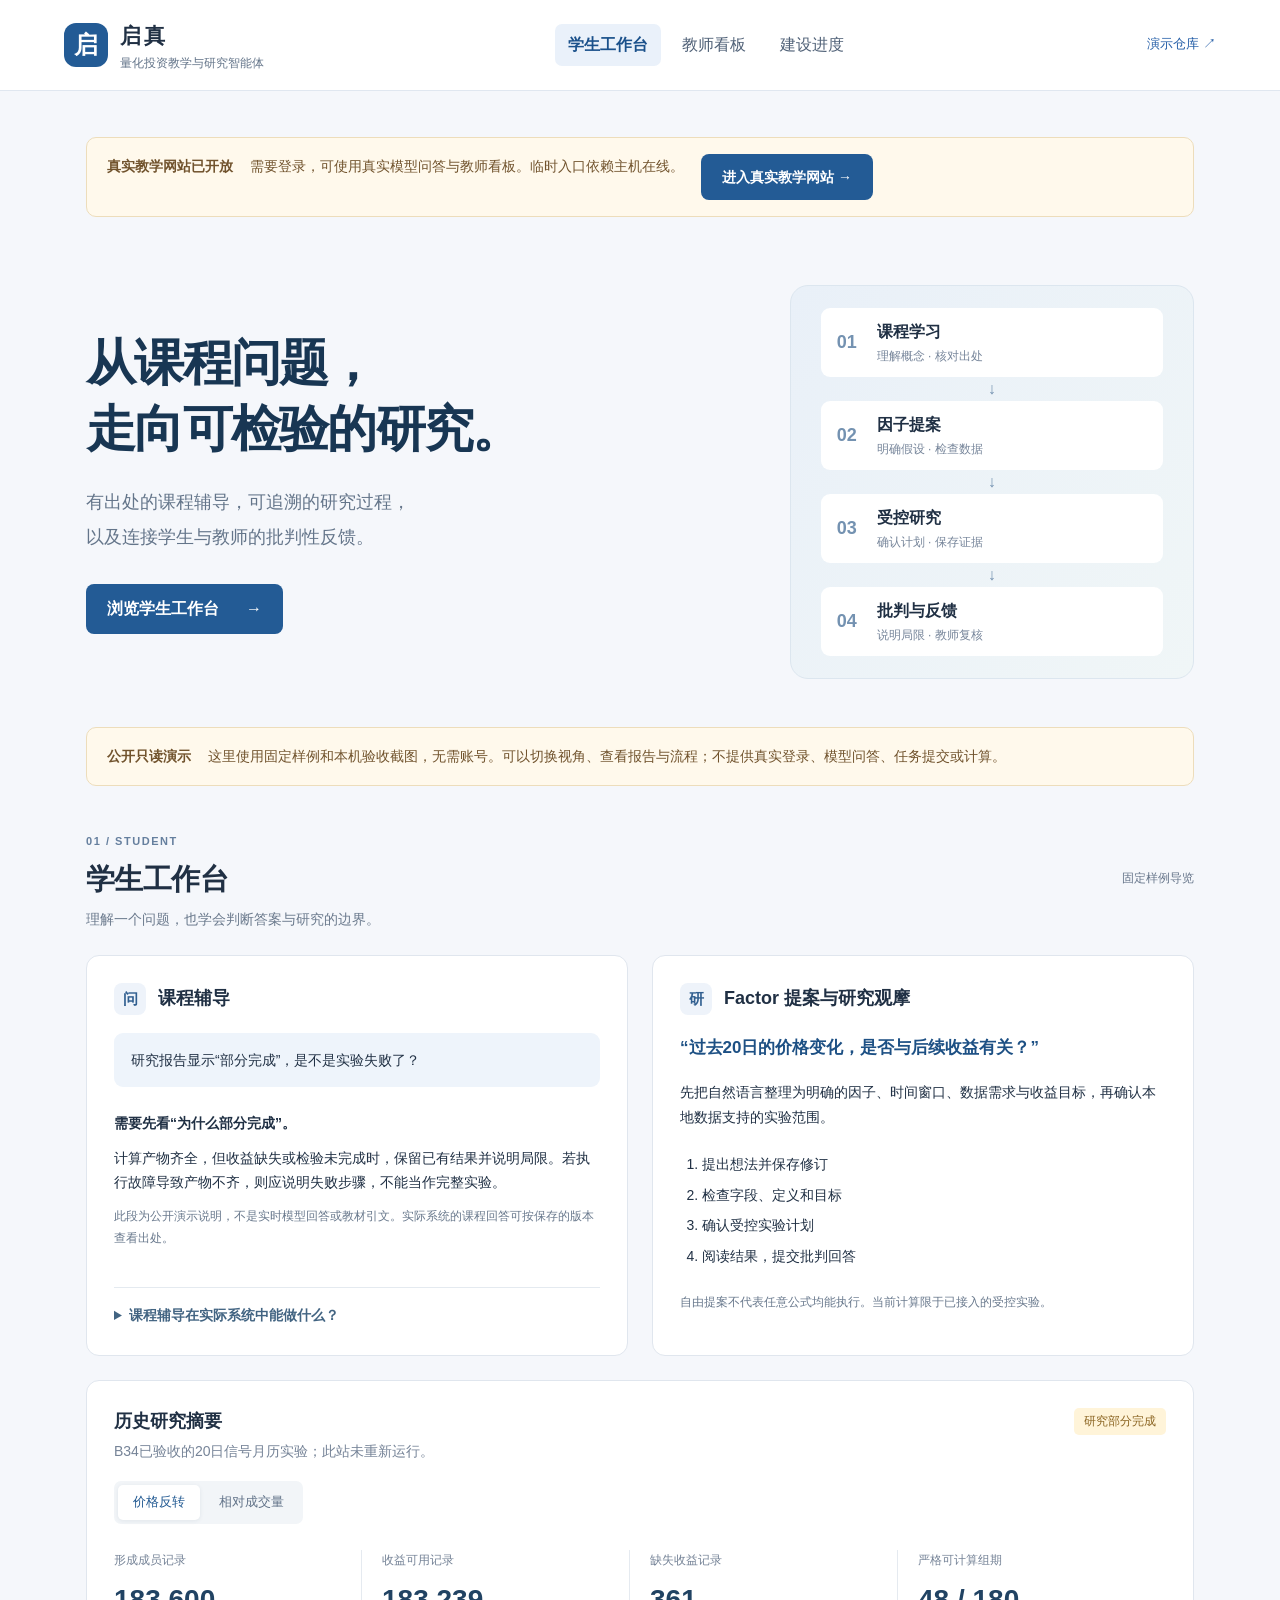
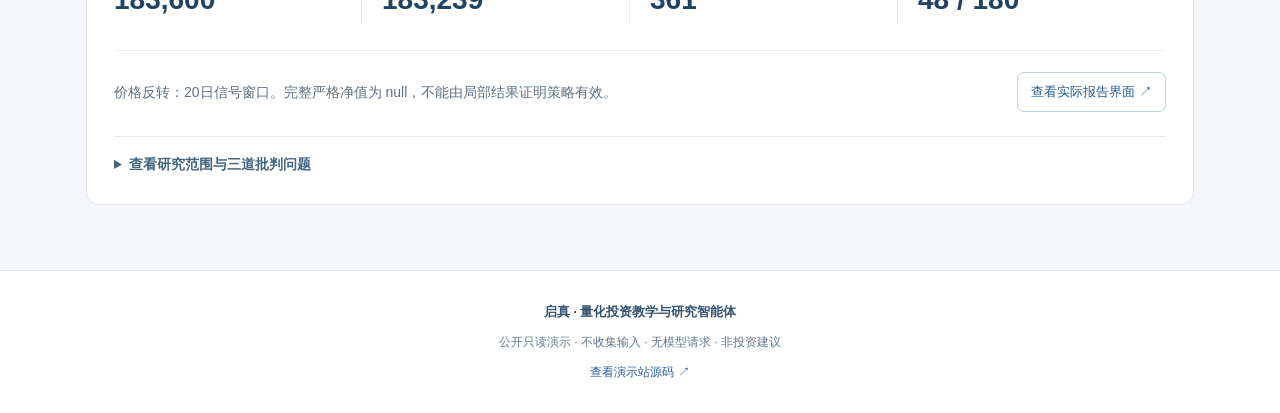
<file: index.html>
<!doctype html>
<html lang="zh-CN"><head><meta charset="utf-8"><meta name="viewport" content="width=device-width, initial-scale=1"><meta name="description" content="启真：量化投资教学与研究智能体。学生学习、因子提案、研究报告与教师反馈的公开只读演示。"><meta name="color-scheme" content="light"><title>启真 · 量化投资教学与研究智能体</title><link rel="stylesheet" href="styles.css"><script src="app.js" defer></script></head>
<body><a class="skip" href="#main">跳到主要内容</a><header class="topbar"><a class="brand" href="#student"><span class="mark" aria-hidden="true">启</span><span><b>启真</b><small>量化投资教学与研究智能体</small></span></a><nav aria-label="演示视角"><a href="#student" data-view="student">学生工作台</a><a href="#teacher" data-view="teacher">教师看板</a><a href="#progress" data-view="progress">建设进度</a></nav><a class="repo-link" href="https://github.com/wangzihao0726/qizhenwenzhi-demo" target="_blank" rel="noopener noreferrer">演示仓库 ↗</a></header>
<main id="main"><div class="notice"><b>真实教学网站已开放</b><span>需要登录，可使用真实模型问答与教师看板。临时入口依赖主机在线。</span><a class="primary" href="live.html">进入真实教学网站 →</a></div><section class="hero"><div><h1>从课程问题，<br>走向可检验的研究。</h1><p>有出处的课程辅导，可追溯的研究过程，<br class="desktop-break">以及连接学生与教师的批判性反馈。</p><a class="primary" href="#student" id="explore">浏览学生工作台 <span aria-hidden="true">→</span></a></div><div class="hero-map" aria-label="课程学习、因子提案、受控研究、教师反馈四个步骤"><div><span>01</span><b>课程学习</b><small>理解概念 · 核对出处</small></div><i aria-hidden="true">↓</i><div><span>02</span><b>因子提案</b><small>明确假设 · 检查数据</small></div><i aria-hidden="true">↓</i><div><span>03</span><b>受控研究</b><small>确认计划 · 保存证据</small></div><i aria-hidden="true">↓</i><div><span>04</span><b>批判与反馈</b><small>说明局限 · 教师复核</small></div></div></section>
<div class="notice"><b>公开只读演示</b><span>这里使用固定样例和本机验收截图，无需账号。可以切换视角、查看报告与流程；不提供真实登录、模型问答、任务提交或计算。</span></div>
<section id="student" class="view" aria-labelledby="student-title"><div class="section-head"><div><span class="section-number">01 / STUDENT</span><h2 id="student-title">学生工作台</h2><p>理解一个问题，也学会判断答案与研究的边界。</p></div><span class="quiet">固定样例导览</span></div>
<div class="two-col"><article class="panel"><div class="panel-title"><span class="icon" aria-hidden="true">问</span><h3>课程辅导</h3></div><p class="bubble">研究报告显示“部分完成”，是不是实验失败了？</p><div class="answer"><b>需要先看“为什么部分完成”。</b><p>计算产物齐全，但收益缺失或检验未完成时，保留已有结果并说明局限。若执行故障导致产物不齐，则应说明失败步骤，不能当作完整实验。</p><p class="muted">此段为公开演示说明，不是实时模型回答或教材引文。实际系统的课程回答可按保存的版本查看出处。</p></div><details><summary>课程辅导在实际系统中能做什么？</summary><ul><li>课程概念与实验步骤解释。</li><li>分级提示、代码与报错的静态诊断。</li><li>查看回答引用的语料版本、片段与审核状态。</li></ul></details></article>
<article class="panel"><div class="panel-title"><span class="icon" aria-hidden="true">研</span><h3>Factor 提案与研究观摩</h3></div><p class="idea">“过去20日的价格变化，是否与后续收益有关？”</p><p>先把自然语言整理为明确的因子、时间窗口、数据需求与收益目标，再确认本地数据支持的实验范围。</p><ol class="process"><li>提出想法并保存修订</li><li>检查字段、定义和目标</li><li>确认受控实验计划</li><li>阅读结果，提交批判回答</li></ol><p class="muted">自由提案不代表任意公式均能执行。当前计算限于已接入的受控实验。</p></article></div>
<article class="panel report-card"><div class="panel-top"><div><h3>历史研究摘要</h3><p>B34已验收的20日信号月历实验；此站未重新运行。</p></div><span class="status partial">研究部分完成</span></div><div class="segmented" role="group" aria-label="选择历史报告"><button type="button" data-report="price" aria-pressed="true">价格反转</button><button type="button" data-report="volume" aria-pressed="false">相对成交量</button></div><div class="metrics"><div><span>形成成员记录</span><strong>183,600</strong></div><div><span>收益可用记录</span><strong>183,239</strong></div><div><span>缺失收益记录</span><strong>361</strong></div><div><span>严格可计算组期</span><strong id="strict-periods">48 / 180</strong></div></div><div class="report-bottom"><p id="report-caption" aria-live="polite">价格反转：20日信号窗口。完整严格净值为 null，不能由局部结果证明策略有效。</p><button type="button" class="secondary" data-image="assets/student-report.png" data-caption="B35本机验收截图：历史报告中的覆盖图预览。图表来自B34，未在此站重算。">查看实际报告界面 ↗</button></div><details><summary>查看研究范围与三道批判问题</summary><p>原提案的5交易日收益目标尚未执行；历史结果来自另行确认的月历实验，不能替代原目标。图表、产物与局限在本机系统中可追溯。</p><ol><li>哪一步的方法或数据最可能有缺陷？</li><li>还需要补充什么稳健性检验？</li><li>为什么相信或不相信结论？适用于哪些范围？</li></ol><p>真实系统由服务器检查反思提交与报告权限；本演示站只介绍流程，不收集或保存回答。</p></details></article></section>
<section id="teacher" class="view" hidden aria-labelledby="teacher-title"><div class="section-head"><div><span class="section-number">02 / TEACHER</span><h2 id="teacher-title">教师看板</h2><p>查看学习过程，沿着同一条任务记录给出反馈。</p></div><span class="quiet">合成角色与历史样例</span></div><div class="teacher-layout"><article class="panel"><div class="panel-top"><h3>研究与反馈列表</h3><label class="filter">筛选状态<select id="teacher-filter"><option value="all">全部记录</option><option value="pending">待反馈</option><option value="reviewed">已有反馈</option></select></label></div><div class="task-row" data-state="pending"><div><b>合成学生 A · 价格反转</b><p>20日窗口 · 历史报告 · 批判回答已提交</p></div><span class="status">待反馈</span></div><div class="task-row" data-state="reviewed"><div><b>合成学生 A · 相对成交量</b><p>20日窗口 · 历史报告 · 已有合成反馈</p></div><span class="status reviewed">已有反馈</span></div><p class="muted" id="filter-status" aria-live="polite">显示2条演示记录。提交次数与提示等级不等同于知识掌握程度。</p><details open><summary>一条反馈可以关注什么？</summary><p>区分形成样本与收益配对样本；解释缺失和严格净值null；核对原目标与实际实验的差别。批判回答提交后，不自动视为已获专业评分。</p><button type="button" class="secondary" data-image="assets/teacher-feedback.png" data-caption="B35本机合成教师反馈演练截图。不是实际教师亲审记录。">查看反馈界面 ↗</button></details></article><article class="panel teacher-actions"><h3>实际系统中的教师功能</h3><ul><li><b>按学生和作业筛选</b><span>教学求助、提案与研究任务在同一处查看。</span></li><li><b>查看计划、报告与批判回答</b><span>追踪准确的任务和提案修订。</span></li><li><b>保存任务反馈</b><span>学生重新登录后仍可查看已保存反馈。</span></li><li><b>管理作业研究开关</b><span>由服务端执行权限限制。</span></li></ul><button type="button" class="secondary" data-image="assets/teacher-dashboard.png" data-caption="B35本机教师看板截图，所有可见账号与记录均为合成演练。">查看实际教师看板 ↗</button></article></div></section>
<section id="progress" class="view" hidden aria-labelledby="progress-title"><div class="section-head"><div><span class="section-number">03 / PROGRESS</span><h2 id="progress-title">建设进度与下一步</h2><p>截至2026年9月26日，第35批通过本机流程验收。</p></div></div><div class="two-col"><article class="panel"><h3>已经接通的流程</h3><ul class="check-list"><li>同站课程辅导、Factor提案与受控研究</li><li>学生、教师身份与班级访问权限</li><li>出处版本、研究产物和历史记录</li><li>批判回答、报告解锁与教师反馈</li><li>桌面与窄屏报告、图表阅读</li></ul><p class="muted">B35交付25个不同测试用例的最终结果通过；主对话独立复验其中5项新增工作流测试，并完成24项浏览器检查。</p></article><article class="panel"><h3>继续推进的工作</h3><ul class="next-list"><li><b>真实使用反馈</b><span>组织小范围实际操作，记录问题与教师意见。</span></li><li><b>研究证据补齐</b><span>补足相应数据和稳健性检验，保留partial与null。</span></li><li><b>部署与隔离验收</b><span>真实远程登录、代码执行与公开运行需单独部署和验证。</span></li></ul><p class="muted">本机验收不等于真实学生试点、教师专业亲审、完整科研验证或实盘可用。</p></article></div><div class="panel project-note"><h3>项目基础</h3><p>系统以 qizhenwenzhi 为基础，复用 factor-idea-studio 的提案、修订与研究桥接成果。本公开站仅包含展示页面及已核查的合成演练截图。</p></div></section>
</main><footer><span>启真 · 量化投资教学与研究智能体</span><p>公开只读演示 · 不收集输入 · 无模型请求 · 非投资建议</p><a href="https://github.com/wangzihao0726/qizhenwenzhi-demo" target="_blank" rel="noopener noreferrer">查看演示站源码 ↗</a></footer>
<dialog id="image-dialog" aria-labelledby="image-caption"><div class="dialog-head"><p id="image-caption"></p><button type="button" id="close-image" aria-label="关闭图片">关闭 ×</button></div><img id="dialog-image" alt=""></dialog><noscript><p class="notice">本页使用少量JavaScript切换视角；学生工作台内容可直接阅读。</p></noscript></body></html>
</file>
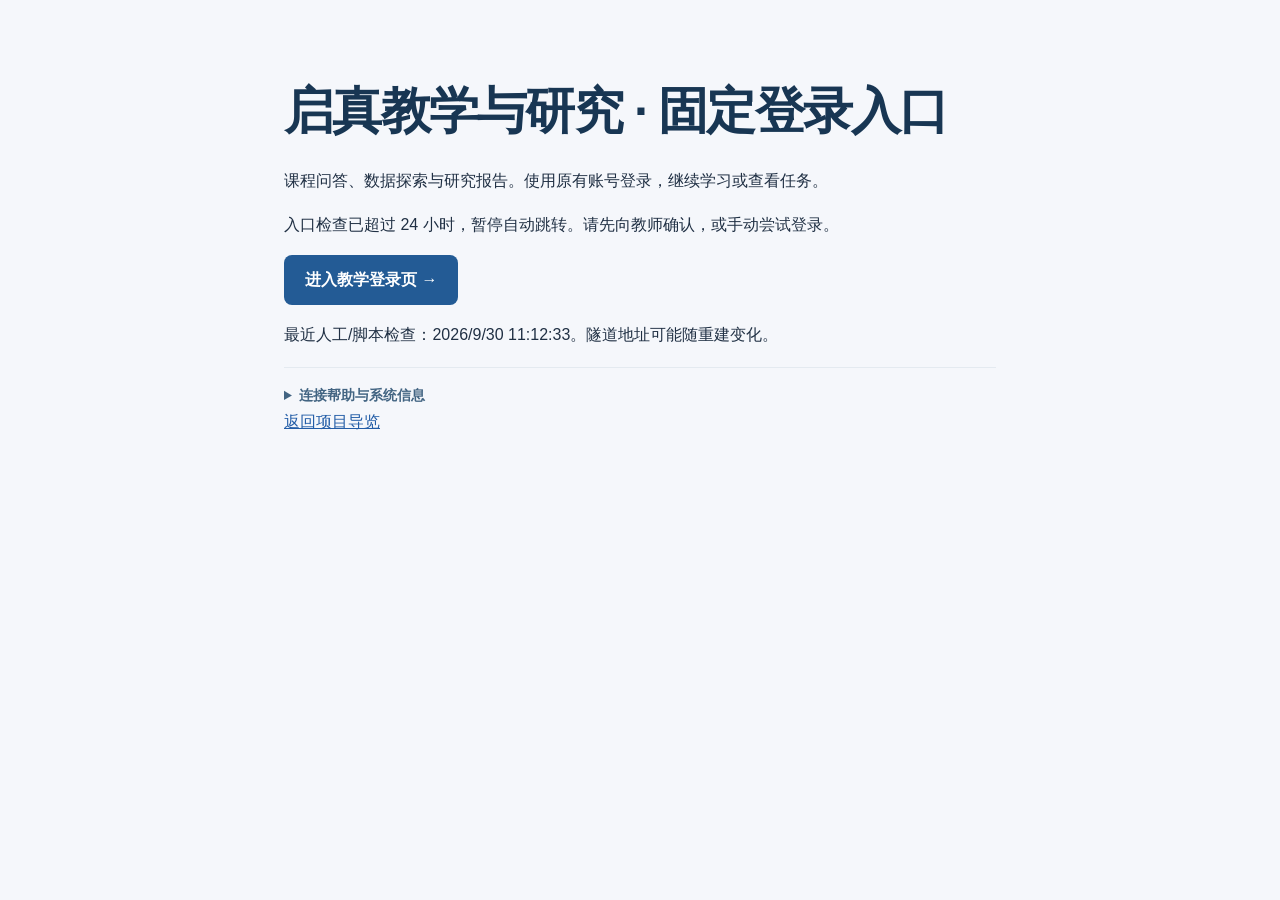
<file: live.html>
<!doctype html>
<html lang="zh-CN"><head><meta charset="utf-8"><meta name="viewport" content="width=device-width, initial-scale=1"><meta name="robots" content="noindex"><meta name="referrer" content="no-referrer"><title>启真教学与研究 · 固定登录入口</title><link rel="stylesheet" href="styles.css"><script src="live.js" defer></script></head>
<body><main style="max-width:760px;margin:6vh auto;padding:24px"><h1>启真教学与研究 · 固定登录入口</h1><p>课程问答、数据探索与研究报告。使用原有账号登录，继续学习或查看任务。</p><p id="entry-status" role="status">正在读取已发布的网站地址…</p><p><a id="live-login" class="primary" hidden>进入教学登录页 →</a></p><p id="entry-checked"></p><details><summary>连接帮助与系统信息</summary><p>可长期收藏本页。服务依赖项目电脑与临时隧道在线；隧道地址变化后由管理员更新。检查时间不代表持续在线，也不会延长账号会话。</p><p>连接不可用时，请联系教师或管理员。提交过程中断线，请先查看历史记录，避免重复提交。</p></details><noscript>需要启用 JavaScript 才能读取当前动态地址，请联系教师获取已核验的登录链接。</noscript><a href="index.html">返回项目导览</a></main></body></html>
</file>
<file: styles.css>
*{box-sizing:border-box}html{scroll-behavior:smooth;scroll-padding-top:90px}body{margin:0;color:#203044;background:#f5f7fb;font:16px/1.75 -apple-system,BlinkMacSystemFont,"Segoe UI","Microsoft YaHei",sans-serif}button,input,select{font:inherit}button,a,select{touch-action:manipulation}a{color:#235da7}button{cursor:pointer}button:focus-visible,a:focus-visible,select:focus-visible,summary:focus-visible{outline:3px solid #357fde;outline-offset:4px}[hidden]{display:none!important}.skip{position:fixed;left:20px;top:-100px;z-index:9;background:white;padding:10px}.skip:focus{top:10px}.topbar{display:flex;align-items:center;gap:28px;justify-content:space-between;padding:18px max(5vw,24px);background:#fff;border-bottom:1px solid #e0e7f0}.brand{display:flex;gap:12px;align-items:center;text-decoration:none;color:inherit}.mark{background:#235b95;color:#fff;width:44px;height:44px;display:grid;place-items:center;font-weight:800;border-radius:12px;font-size:24px}.brand b{font-size:21px;letter-spacing:.12em}.brand small{display:block;font-size:12px;color:#64758a;line-height:1.4}.topbar nav{display:flex;gap:8px}.topbar nav a{color:#516278;padding:7px 13px;text-decoration:none;border-radius:7px;white-space:nowrap}.topbar nav a[aria-current=page]{background:#eaf1fa;color:#1b518b;font-weight:650}.repo-link{font-size:13px;text-decoration:none;white-space:nowrap}main{max-width:1160px;margin:auto;padding:42px 26px 65px}.hero{display:grid;grid-template-columns:1.25fr .8fr;gap:72px;padding:28px 0 44px;align-items:center}h1{font-size:clamp(32px,4vw,50px);line-height:1.32;letter-spacing:-.035em;margin:0 0 23px;font-weight:720;color:#183653}.hero p{color:#64758a;font-size:18px;line-height:1.9;margin-bottom:30px}.primary{background:#235b95;color:white;display:inline-flex;gap:27px;padding:11px 21px;border-radius:8px;text-decoration:none;font-weight:600}.primary:hover{background:#194778}.hero-map{background:linear-gradient(130deg,#e9f0f8,#f0f6f7);border:1px solid #dce6ef;padding:22px 30px;border-radius:18px}.hero-map div{display:grid;grid-template-columns:40px 1fr;align-items:center;background:#fff;padding:10px 16px;border-radius:9px}.hero-map span{grid-row:span 2;color:#7492b1;font-size:18px;font-weight:600}.hero-map b{font-size:16px}.hero-map small{font-size:12px;color:#76859a}.hero-map i{display:block;text-align:center;font-style:normal;line-height:24px;color:#7190af}.notice{display:flex;gap:17px;padding:16px 20px;background:#fff9ec;border:1px solid #edddbb;border-radius:10px;font-size:14px;color:#71532d;margin:4px 0 40px}.notice b{white-space:nowrap}.section-head{display:flex;justify-content:space-between;align-items:center;margin:0 0 23px}.section-number{font-size:11px;color:#657f9e;letter-spacing:.14em;font-weight:700}h2{font-size:29px;line-height:1.4;margin:5px 0 8px;letter-spacing:-.02em}h3{font-size:18px;line-height:1.5;margin:0 0 15px}.section-head p{margin:0;color:#6b7a8d;font-size:14px}.quiet{font-size:12px;color:#66758a}.two-col{display:grid;grid-template-columns:1fr 1fr;gap:24px}.panel{background:#fff;border:1px solid #e0e6ee;border-radius:13px;padding:27px}.panel p{font-size:14px}.panel-title{display:flex;gap:12px;align-items:center;margin-bottom:18px}.panel-title h3{margin:0}.icon{display:grid;place-items:center;background:#eef3fa;color:#315f90;width:32px;height:32px;border-radius:8px;font-size:15px;font-weight:700}.bubble{background:#eef4fb;border-radius:9px;padding:15px 17px}.answer{font-size:14px;padding:10px 0}.answer p{margin:10px 0}.muted{color:#69798d!important;font-size:12px!important;line-height:1.85}.idea{font-weight:600;font-size:17px!important;color:#1d5084;line-height:1.8}.process{margin:20px 0;padding-left:22px;font-size:14px}.process li{padding:3px 0}details{border-top:1px solid #e4eaf0;padding-top:15px;margin-top:18px;font-size:14px}summary{cursor:pointer;font-weight:600;color:#426482}details li{margin:5px 0}.panel-top{display:flex;justify-content:space-between;align-items:flex-start;gap:18px}.panel-top p{margin:4px 0 18px;color:#758397}.panel-top h3{margin:0}.status{display:inline-block;white-space:nowrap;padding:3px 10px;background:#f1f4f8;border-radius:5px;font-size:12px;color:#5b6c81}.partial{color:#8b6421;background:#fff4d9}.reviewed{color:#277259;background:#e8f5ef}.report-card{margin-top:24px}.segmented{display:inline-flex;background:#f2f5f8;padding:4px;gap:4px;border-radius:7px}.segmented button{border:0;background:transparent;color:#617288;padding:6px 15px;font-size:13px;border-radius:5px}.segmented button[aria-pressed=true]{background:#fff;color:#245b93;box-shadow:0 1px 4px #1b395014}.metrics{display:grid;grid-template-columns:repeat(4,1fr);margin:26px 0;gap:20px}.metrics div{border-right:1px solid #e5eaf0}.metrics div:last-child{border:0}.metrics span{display:block;font-size:12px;color:#758397}.metrics strong{display:block;font-size:28px;font-weight:650;color:#214363;font-variant-numeric:tabular-nums;margin-top:4px}.report-bottom{display:flex;align-items:center;justify-content:space-between;gap:18px;border-top:1px solid #e9edf3;padding-top:15px}.report-bottom p{max-width:660px;color:#5e7083}.secondary{background:white;border:1px solid #bdcfe2;border-radius:7px;color:#275c93;padding:8px 13px;white-space:nowrap;font-size:13px}.secondary:hover{background:#f0f5fb}.teacher-layout{display:grid;grid-template-columns:1.2fr .9fr;gap:24px}.filter{font-size:12px;color:#63778b}select{margin-left:7px;border:1px solid #d4dfeb;border-radius:5px;color:#435f7b;background:#fff;padding:5px 9px;font-size:13px}.task-row{display:flex;align-items:center;justify-content:space-between;gap:10px;border-bottom:1px solid #e9edf2;padding:22px 0}.task-row b{font-size:15px}.task-row p{margin:5px 0 0;color:#718297;font-size:12px}.teacher-actions ul,.next-list{list-style:none;padding:0;margin:0 0 24px}.teacher-actions li,.next-list li{padding:13px 0}.teacher-actions li b,.next-list b{font-size:15px;display:block}.teacher-actions li span,.next-list span{display:block;font-size:13px;color:#738397;margin-top:5px}.check-list{list-style:none;padding:0}.check-list li{padding:8px 0;font-size:14px}.check-list li:before{content:'✓';color:#368269;display:inline-block;margin-right:12px}.project-note{margin-top:24px}footer{border-top:1px solid #dee6ef;padding:30px 26px;text-align:center;background:white;color:#64788e;font-size:13px}footer>span{color:#34536f;font-weight:600}footer p{font-size:12px;margin:8px 0}footer a{text-decoration:none;font-size:12px}dialog{max-width:min(1150px,94vw);max-height:92vh;border:1px solid #d2dbe7;border-radius:12px;padding:0;box-shadow:0 20px 100px #0b253750}dialog::backdrop{background:#173149a6}.dialog-head{position:sticky;top:0;background:white;display:flex;gap:20px;justify-content:space-between;align-items:center;padding:12px 18px;border-bottom:1px solid #dfe7f0}.dialog-head p{font-size:13px;margin:0}.dialog-head button{border:0;background:#eff3f7;color:#345575;border-radius:6px;padding:7px 12px;white-space:nowrap}dialog img{max-width:100%;height:auto;display:block;margin:auto;max-height:none}body:has(dialog[open]){overflow:hidden}@media(max-width:850px){.repo-link{display:none}.topbar{gap:12px;padding:16px 22px}.hero{gap:35px}.hero-map{padding:20px}.report-bottom{flex-direction:column;align-items:flex-start}.metrics strong{font-size:24px}}@media(max-width:640px){.topbar{flex-wrap:wrap;justify-content:center;padding:15px 14px}.brand{margin-right:auto}.topbar nav{width:100%;justify-content:space-between;gap:3px}.topbar nav a{padding:7px 12px;font-size:14px}main{padding:24px 17px 40px}.hero{grid-template-columns:1fr;gap:26px;padding:5px 0 27px}.hero p{font-size:15px}.hero-map{display:none}.hero h1{font-size:35px}.notice{flex-direction:column;gap:4px;padding:14px 16px;font-size:12px;margin-bottom:30px}.two-col,.teacher-layout{grid-template-columns:1fr;gap:18px}.panel{padding:20px}.section-head{align-items:flex-start}.quiet{display:none}h2{font-size:25px}.metrics{grid-template-columns:1fr 1fr;gap:22px 10px}.metrics div:nth-child(2){border-right:0}.metrics strong{font-size:25px}.report-card>.panel-top{flex-direction:column;gap:0}.status.partial{margin-bottom:15px}.panel-top .filter{margin-top:10px}.teacher-layout .panel-top{display:block}.task-row{align-items:flex-start}.task-row b{font-size:14px}.task-row .status{font-size:11px}.dialog-head{padding:10px;gap:8px}.dialog-head p{font-size:12px}.secondary{white-space:normal;text-align:left}.report-bottom p{margin:5px 0}details{font-size:13px}}@media(prefers-reduced-motion:reduce){html{scroll-behavior:auto}}
</file>
